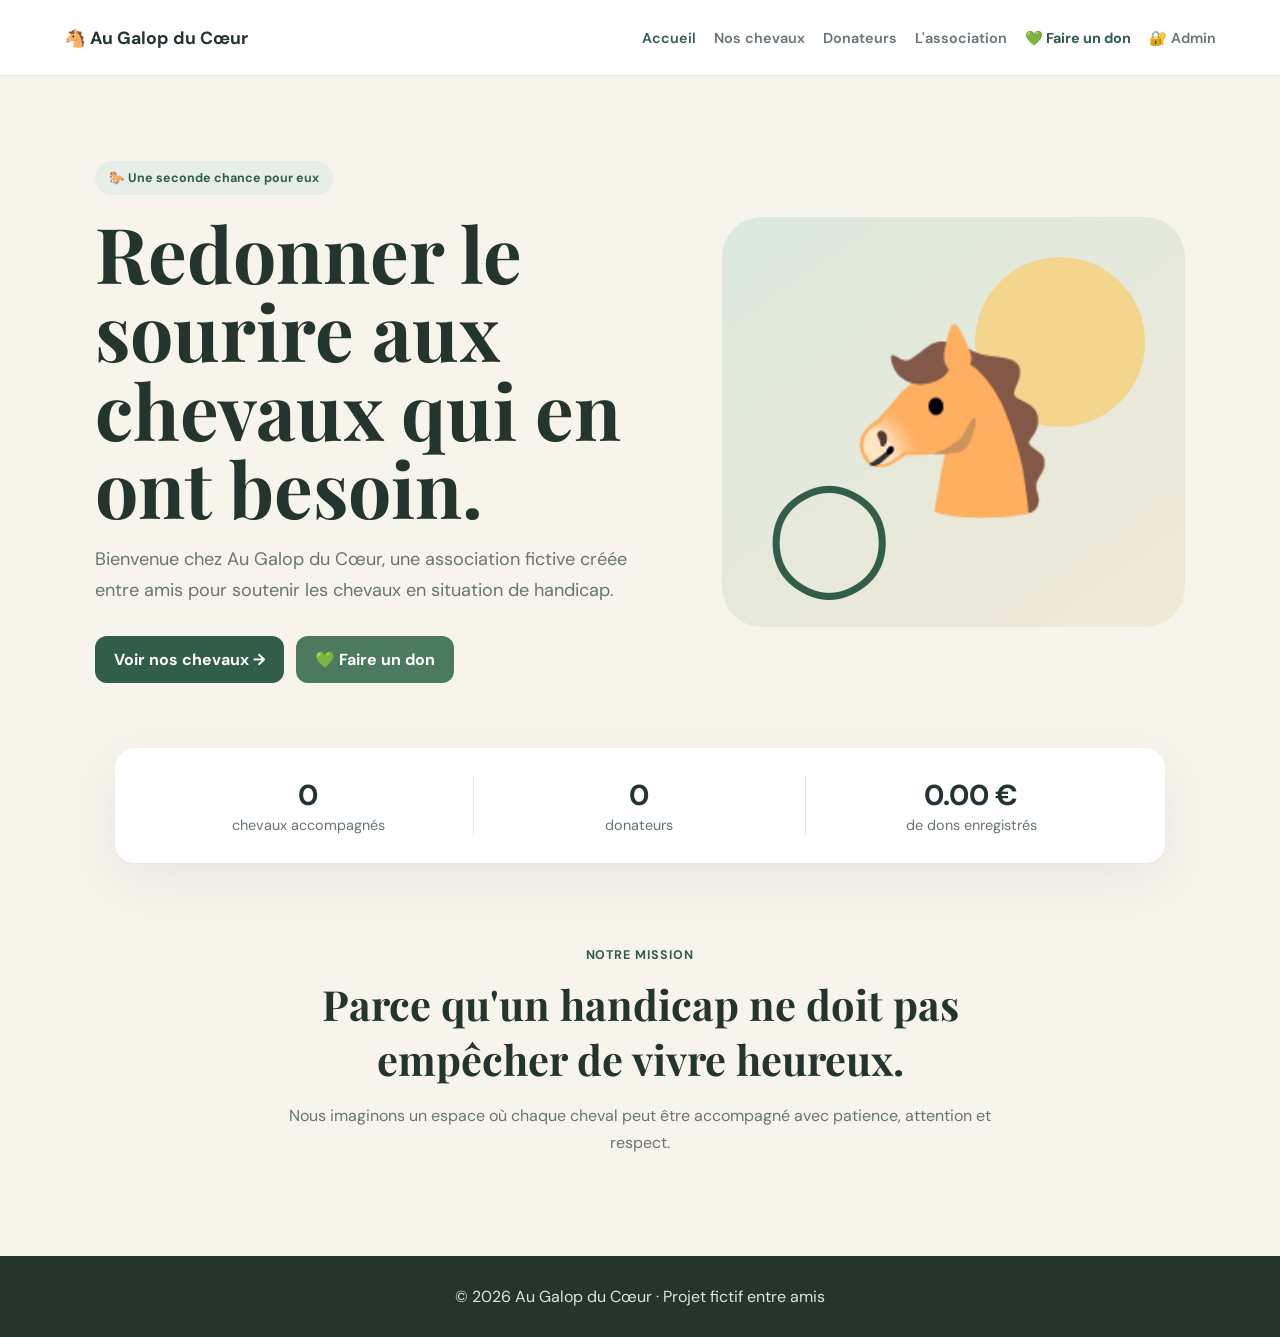
<file: index.html>
<!doctype html><html lang="fr"><head><meta charset="utf-8"><meta name="viewport" content="width=device-width,initial-scale=1"><title>Au Galop du Cœur</title><link rel="stylesheet" href="style.css"></head><body>
<header><a class="logo" href="index.html">🐴 <span>Au Galop du Cœur</span></a><nav><a class="active" href="index.html">Accueil</a><a href="chevaux.html">Nos chevaux</a><a href="dons.html">Donateurs</a><a href="asso.html">L'association</a><a class="don-link" href="don.html">💚 Faire un don</a><a href="admin.html">🔐 Admin</a></nav></header>
<main><section class="hero"><div><span class="pill">🐎 Une seconde chance pour eux</span><h1>Redonner le sourire aux chevaux qui en ont besoin.</h1><p>Bienvenue chez Au Galop du Cœur, une association fictive créée entre amis pour soutenir les chevaux en situation de handicap.</p><div class="actions"><a class="btn" href="chevaux.html">Voir nos chevaux →</a><a class="btn donate" href="don.html">💚 Faire un don</a></div></div><div class="illustration"><div class="sun"></div><div class="horse-art">🐴</div><div class="wheel">◯</div></div></section>
<section class="stats"><div><b id="horseCount">0</b><span>chevaux accompagnés</span></div><div><b id="donorCount">0</b><span>donateurs</span></div><div><b id="totalAmount">0 €</b><span>de dons enregistrés</span></div></section>
<section class="intro"><span class="eyebrow">NOTRE MISSION</span><h2>Parce qu'un handicap ne doit pas empêcher de vivre heureux.</h2><p>Nous imaginons un espace où chaque cheval peut être accompagné avec patience, attention et respect.</p></section></main><footer>© 2026 Au Galop du Cœur · Projet fictif entre amis</footer><script src="config.js"></script><script src="app.js"></script></body></html>
</file>
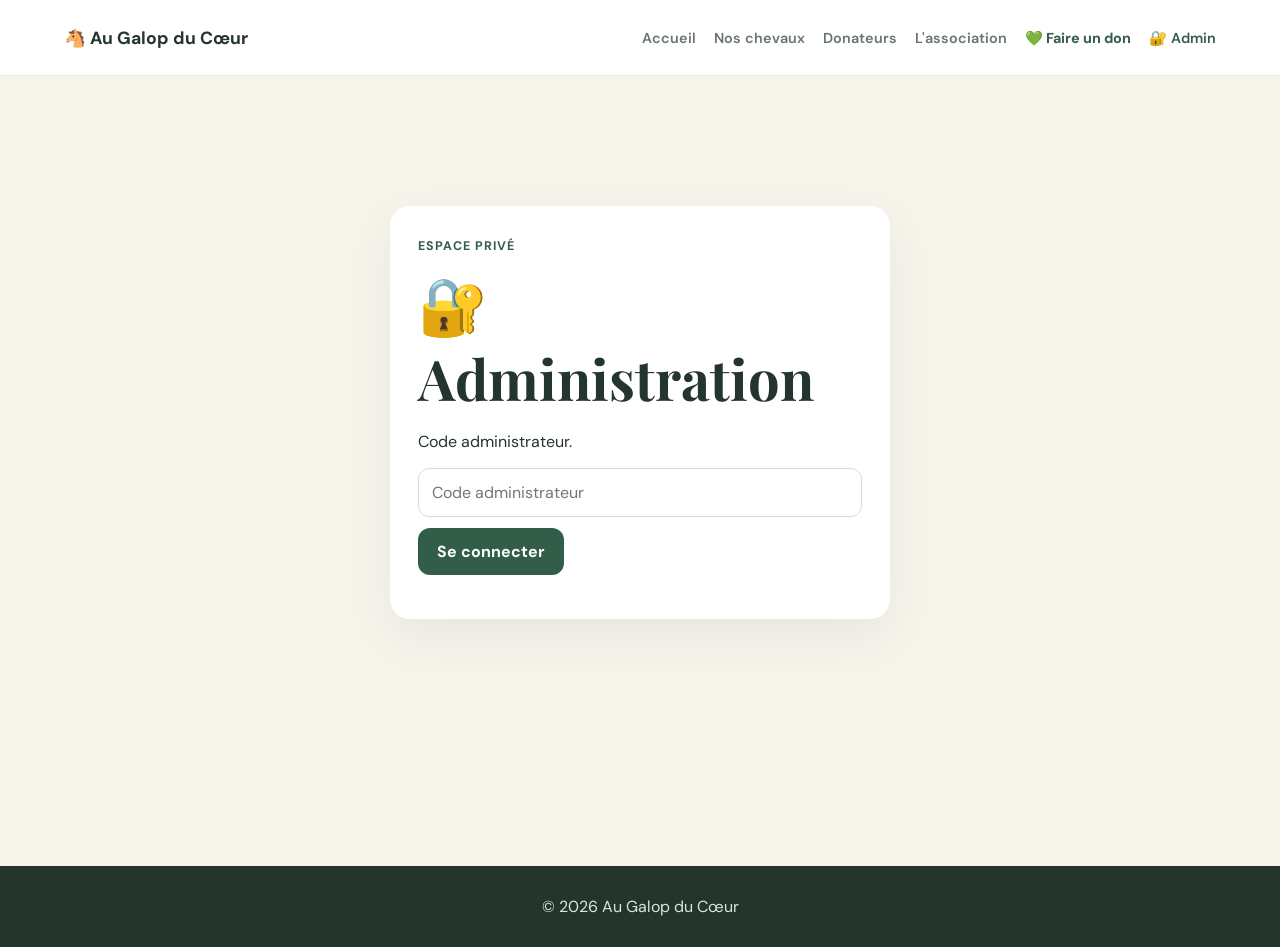
<file: admin.html>
<!doctype html><html lang="fr"><head><meta charset="utf-8"><meta name="viewport" content="width=device-width,initial-scale=1"><title>Admin · Au Galop du Cœur</title><link rel="stylesheet" href="style.css"></head><body><header><a class="logo" href="index.html">🐴 <span>Au Galop du Cœur</span></a><nav><a href="index.html">Accueil</a><a href="chevaux.html">Nos chevaux</a><a href="dons.html">Donateurs</a><a href="asso.html">L'association</a><a class="don-link" href="don.html">💚 Faire un don</a><a class="active" href="admin.html">🔐 Admin</a></nav></header>
<main class="page"><div id="login" class="login panel"><span class="eyebrow">ESPACE PRIVÉ</span><h1>🔐 Administration</h1><p>Code administrateur.</p><input id="code" type="password" placeholder="Code administrateur"><button class="btn" onclick="login()">Se connecter</button><p id="error" class="error"></p></div>
<div id="dashboard" hidden><div class="admin-head"><div><span class="eyebrow">TABLEAU DE BORD</span><h1>Bienvenue 👋</h1></div><button class="btn ghost" onclick="logout()">Se déconnecter</button></div>
<div class="admin-grid"><section class="panel"><h2>💰 Ajouter un don</h2><p>Tu peux ajouter manuellement un don et décider s'il apparaît dans le Top.</p><input id="donorName" placeholder="Nom du donateur"><input id="donorAmount" type="number" min="0.01" step=".01" placeholder="Montant (€), sans plafond"><label class="check"><input id="donorFeatured" type="checkbox"> ⭐ Afficher directement dans le Top</label><button class="btn" onclick="addDonor()">Ajouter le don</button><div id="adminDonors"></div></section>
<section class="panel"><h2>🐴 Ajouter un cheval</h2><p>Ajoute un nom et, si tu veux, une photo depuis ton appareil.</p><input id="horseName" placeholder="Nom du cheval"><input id="horsePhoto" type="file" accept="image/*"><button class="btn" onclick="addHorse()">Ajouter le cheval</button><div id="adminHorses"></div></section></div>
<div class="notice">🔐 Code de démonstration : <code>3945</code>. Pour un vrai site public, il faudra remplacer ce code JavaScript par Supabase Auth + RLS.</div></div></main><footer>© 2026 Au Galop du Cœur</footer><script src="config.js"></script><script src="app.js"></script></body></html>
</file>
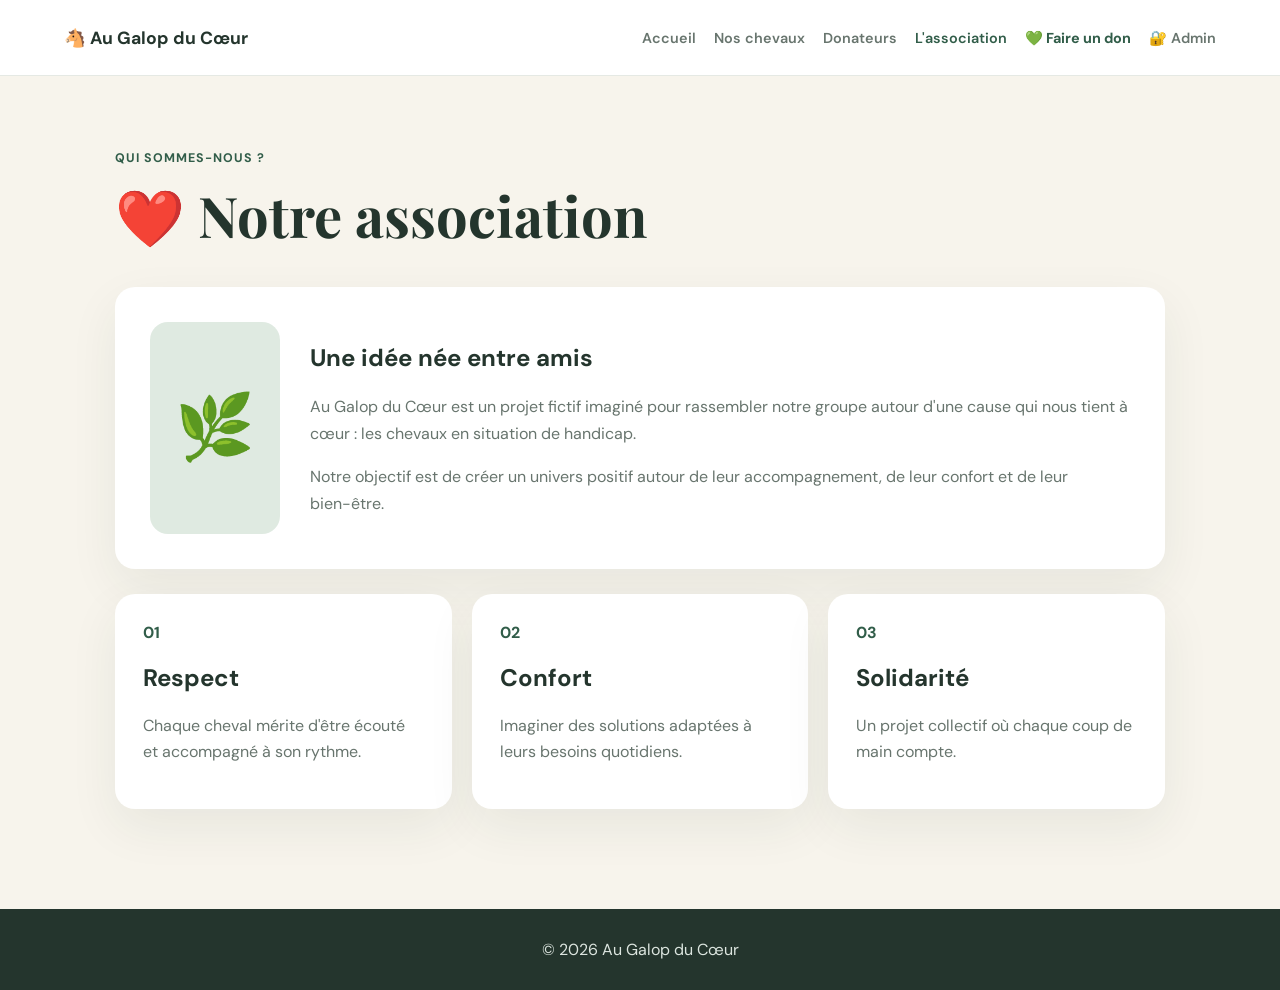
<file: asso.html>
<!doctype html><html lang="fr"><head><meta charset="utf-8"><meta name="viewport" content="width=device-width,initial-scale=1"><title>L'association · Au Galop du Cœur</title><link rel="stylesheet" href="style.css"></head><body><header><a class="logo" href="index.html">🐴 <span>Au Galop du Cœur</span></a><nav><a href="index.html">Accueil</a><a href="chevaux.html">Nos chevaux</a><a href="dons.html">Donateurs</a><a class="active" href="asso.html">L'association</a><a class="don-link" href="don.html">💚 Faire un don</a><a href="admin.html">🔐 Admin</a></nav></header><main class="page"><span class="eyebrow">QUI SOMMES-NOUS ?</span><h1>❤️ Notre association</h1><div class="story"><div class="story-icon">🌿</div><div><h2>Une idée née entre amis</h2><p>Au Galop du Cœur est un projet fictif imaginé pour rassembler notre groupe autour d'une cause qui nous tient à cœur : les chevaux en situation de handicap.</p><p>Notre objectif est de créer un univers positif autour de leur accompagnement, de leur confort et de leur bien-être.</p></div></div><div class="values"><article><b>01</b><h2>Respect</h2><p>Chaque cheval mérite d'être écouté et accompagné à son rythme.</p></article><article><b>02</b><h2>Confort</h2><p>Imaginer des solutions adaptées à leurs besoins quotidiens.</p></article><article><b>03</b><h2>Solidarité</h2><p>Un projet collectif où chaque coup de main compte.</p></article></div></main><footer>© 2026 Au Galop du Cœur</footer></body></html>
</file>
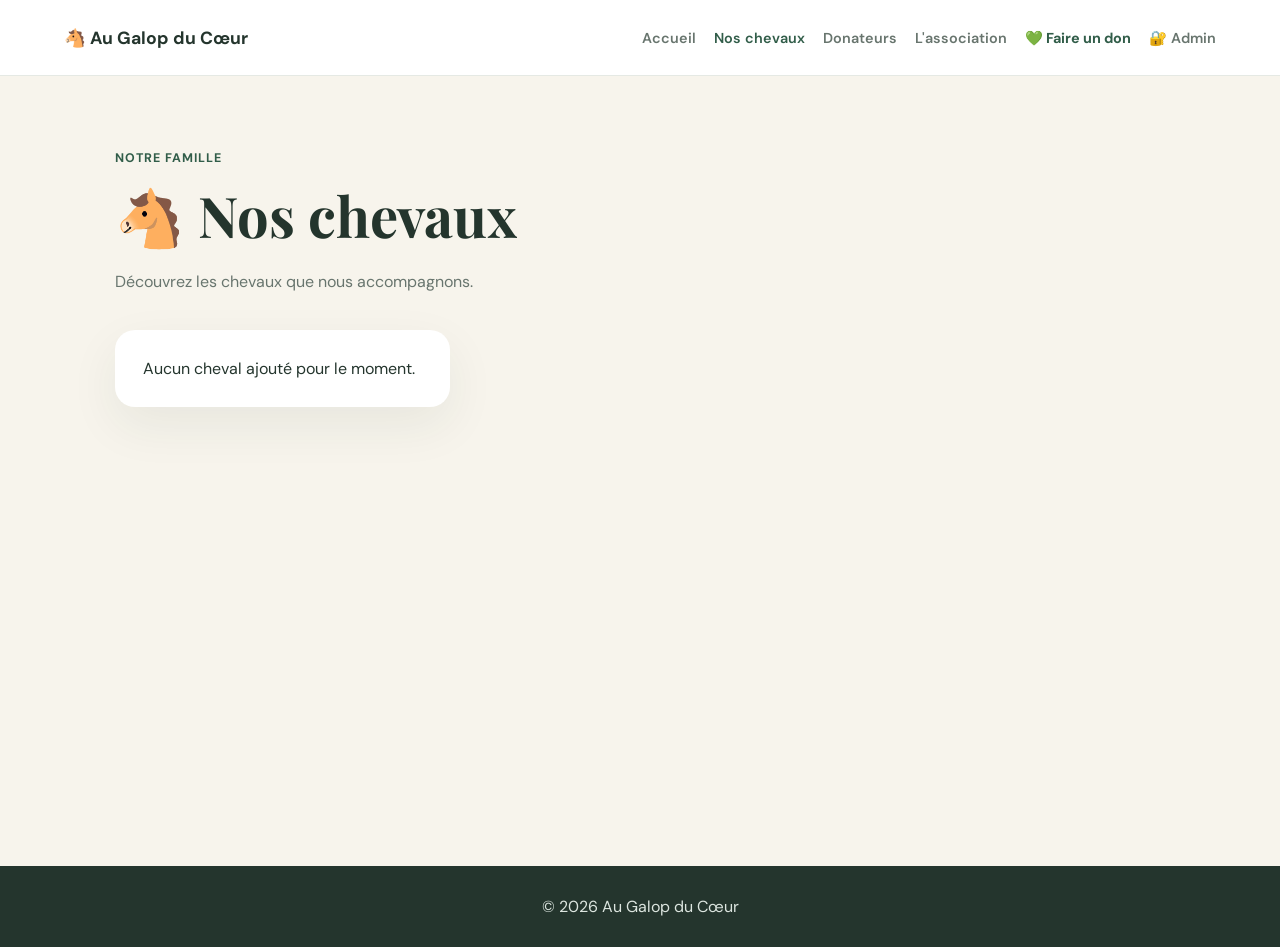
<file: chevaux.html>
<!doctype html><html lang="fr"><head><meta charset="utf-8"><meta name="viewport" content="width=device-width,initial-scale=1"><title>Nos chevaux · Au Galop du Cœur</title><link rel="stylesheet" href="style.css"></head><body><header><a class="logo" href="index.html">🐴 <span>Au Galop du Cœur</span></a><nav><a href="index.html">Accueil</a><a class="active" href="chevaux.html">Nos chevaux</a><a href="dons.html">Donateurs</a><a href="asso.html">L'association</a><a class="don-link" href="don.html">💚 Faire un don</a><a href="admin.html">🔐 Admin</a></nav></header><main class="page"><span class="eyebrow">NOTRE FAMILLE</span><h1>🐴 Nos chevaux</h1><p class="lead">Découvrez les chevaux que nous accompagnons.</p><div id="horses" class="grid"></div></main><footer>© 2026 Au Galop du Cœur</footer><script src="config.js"></script><script src="app.js"></script></body></html>
</file>
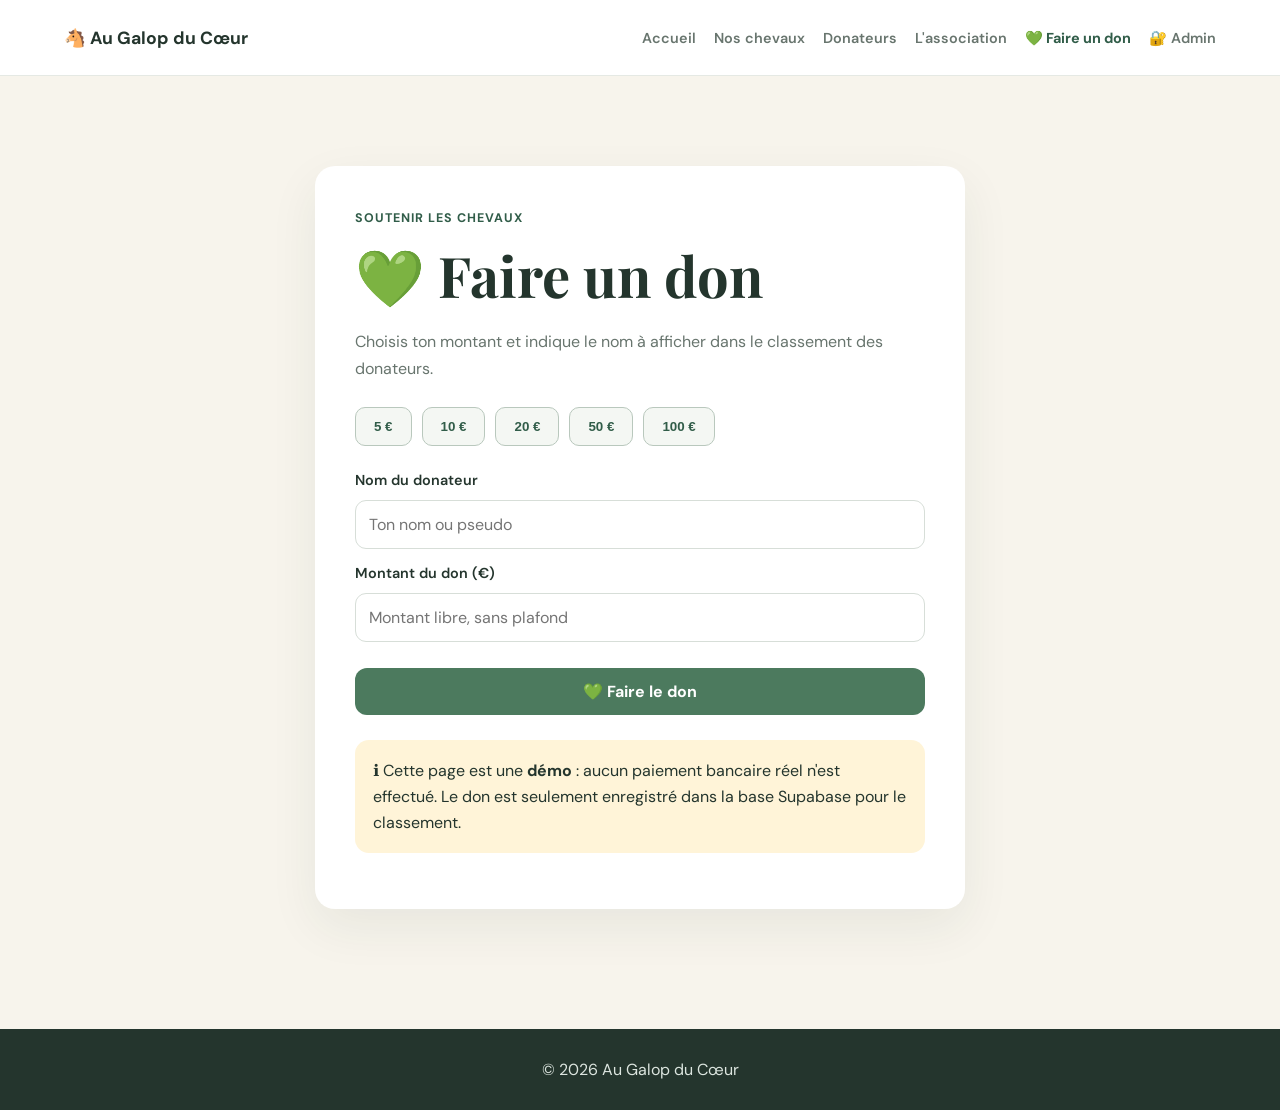
<file: don.html>
<!doctype html><html lang="fr"><head><meta charset="utf-8"><meta name="viewport" content="width=device-width,initial-scale=1"><title>Faire un don · Au Galop du Cœur</title><link rel="stylesheet" href="style.css"></head><body>
<header><a class="logo" href="index.html">🐴 <span>Au Galop du Cœur</span></a><nav><a href="index.html">Accueil</a><a href="chevaux.html">Nos chevaux</a><a href="dons.html">Donateurs</a><a href="asso.html">L'association</a><a class="active don-link" href="don.html">💚 Faire un don</a><a href="admin.html">🔐 Admin</a></nav></header>
<main class="page"><div class="don-card"><span class="eyebrow">SOUTENIR LES CHEVAUX</span><h1>💚 Faire un don</h1><p class="lead">Choisis ton montant et indique le nom à afficher dans le classement des donateurs.</p>
<div class="amounts"><button type="button" onclick="setAmount(5)">5 €</button><button type="button" onclick="setAmount(10)">10 €</button><button type="button" onclick="setAmount(20)">20 €</button><button type="button" onclick="setAmount(50)">50 €</button><button type="button" onclick="setAmount(100)">100 €</button></div>
<label>Nom du donateur</label><input id="publicDonorName" placeholder="Ton nom ou pseudo" maxlength="80">
<label>Montant du don (€)</label><input id="publicDonorAmount" type="number" min="0.01" step="0.01" inputmode="decimal" placeholder="Montant libre, sans plafond">
<button class="btn donate full" onclick="submitPublicDonation()">💚 Faire le don</button>
<p class="notice">ℹ️ Cette page est une <b>démo</b> : aucun paiement bancaire réel n'est effectué. Le don est seulement enregistré dans la base Supabase pour le classement.</p>
<p id="donMessage" class="success"></p></div></main><footer>© 2026 Au Galop du Cœur</footer><script src="config.js"></script><script src="app.js"></script></body></html>
</file>
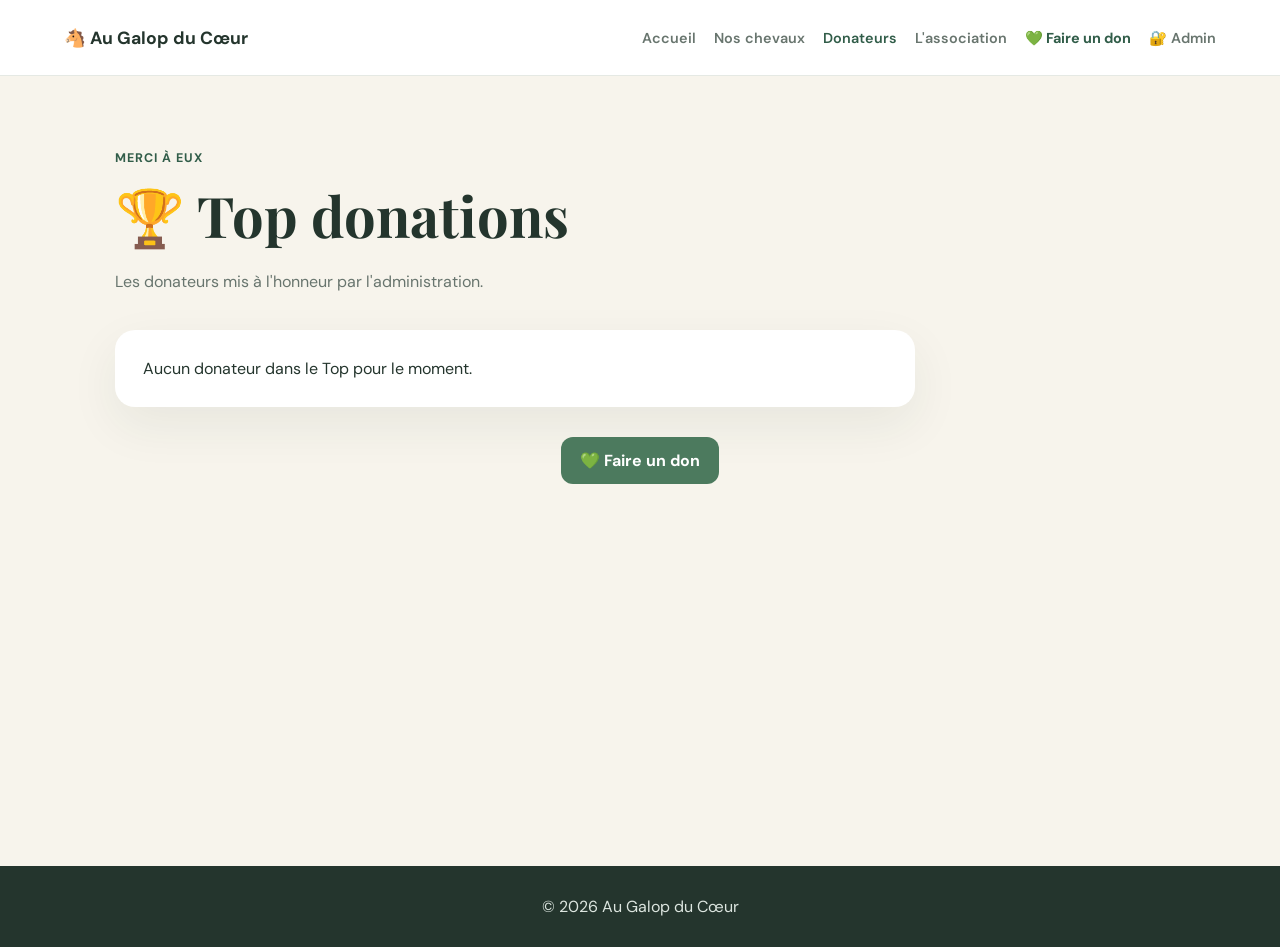
<file: dons.html>
<!doctype html><html lang="fr"><head><meta charset="utf-8"><meta name="viewport" content="width=device-width,initial-scale=1"><title>Donateurs · Au Galop du Cœur</title><link rel="stylesheet" href="style.css"></head><body><header><a class="logo" href="index.html">🐴 <span>Au Galop du Cœur</span></a><nav><a href="index.html">Accueil</a><a href="chevaux.html">Nos chevaux</a><a class="active" href="dons.html">Donateurs</a><a href="asso.html">L'association</a><a class="don-link" href="don.html">💚 Faire un don</a><a href="admin.html">🔐 Admin</a></nav></header><main class="page"><span class="eyebrow">MERCI À EUX</span><h1>🏆 Top donations</h1><p class="lead">Les donateurs mis à l'honneur par l'administration.</p><div id="donors" class="leaderboard"></div><p class="center"><a class="btn donate" href="don.html">💚 Faire un don</a></p></main><footer>© 2026 Au Galop du Cœur</footer><script src="config.js"></script><script src="app.js"></script></body></html>
</file>
<file: style.css>
@import url('https://fonts.googleapis.com/css2?family=DM+Sans:wght@400;500;600;700&family=Playfair+Display:wght@600;700&display=swap');:root{--ink:#24352d;--muted:#68756e;--cream:#f7f4ec;--paper:#fff;--green:#315d49;--light:#dfeae1;--line:#e5e9e4;--shadow:0 18px 50px #20382d12}*{box-sizing:border-box}body{margin:0;background:var(--cream);color:var(--ink);font-family:'DM Sans',system-ui,sans-serif}header{min-height:76px;background:#fff;display:flex;align-items:center;justify-content:space-between;padding:0 5%;position:sticky;top:0;z-index:10;border-bottom:1px solid var(--line)}.logo{font-weight:700;color:var(--ink);text-decoration:none;font-size:1.1rem}nav{display:flex;gap:18px;align-items:center;flex-wrap:wrap}nav a{color:var(--muted);text-decoration:none;font-weight:600;font-size:.9rem}nav a:hover,nav a.active{color:var(--green)}.don-link{color:var(--green)!important;font-weight:700!important}main{min-height:calc(100vh - 140px)}.hero{max-width:1150px;margin:auto;min-height:620px;padding:85px 30px;display:grid;grid-template-columns:1.1fr .9fr;gap:60px;align-items:center}.pill,.eyebrow{display:inline-block;color:var(--green);font-weight:700;letter-spacing:.08em;font-size:.78rem}.pill{background:#e6eee7;padding:9px 14px;border-radius:30px;letter-spacing:0}.hero h1,.page h1{font-family:'Playfair Display',serif}.hero h1{font-size:clamp(3.1rem,6vw,5.8rem);line-height:1.02;margin:18px 0}.hero p{color:var(--muted);font-size:1.13rem;line-height:1.7;max-width:620px}.actions{display:flex;gap:12px;margin-top:30px;flex-wrap:wrap}.btn{display:inline-block;border:0;border-radius:12px;background:var(--green);color:#fff;padding:13px 19px;font:inherit;font-weight:700;text-decoration:none;cursor:pointer}.btn.ghost{background:transparent;color:var(--green);border:1px solid #b9c8bd}.btn.donate{background:#4c7a5e}.btn.full{width:100%;margin-top:15px}.illustration{min-height:410px;background:linear-gradient(145deg,#dbe9dd,#f0e9d8);border-radius:40px;position:relative;display:grid;place-items:center;overflow:hidden}.sun{position:absolute;width:170px;height:170px;border-radius:50%;background:#f4d58e;right:40px;top:40px}.horse-art{font-size:11rem;z-index:1}.wheel{position:absolute;font-size:7rem;bottom:20px;left:45px;color:#315d49}.stats{max-width:1050px;margin:-20px auto 80px;background:#fff;border-radius:20px;padding:28px;display:grid;grid-template-columns:repeat(3,1fr);box-shadow:var(--shadow)}.stats div{text-align:center;border-right:1px solid var(--line)}.stats div:last-child{border:0}.stats b{display:block;font-size:1.8rem}.stats span{color:var(--muted);font-size:.9rem}.intro{max-width:800px;text-align:center;margin:0 auto 100px;padding:0 25px}.intro h2{font-family:'Playfair Display',serif;font-size:2.6rem;margin:12px 0}.intro p,.lead{color:var(--muted);line-height:1.7}.page{max-width:1100px;margin:auto;padding:70px 25px}.page h1{font-size:3.5rem;margin:10px 0}.grid{display:grid;grid-template-columns:repeat(3,1fr);gap:22px;margin-top:35px}.horse,.panel,.story,.values article,.don-card{background:#fff;border-radius:20px;box-shadow:var(--shadow)}.horse{overflow:hidden}.horse-img{height:230px;background:var(--light);display:grid;place-items:center;font-size:6rem;overflow:hidden}.horse-img img{width:100%;height:100%;object-fit:cover}.horse h2,.horse p{padding:0 22px}.horse p{color:var(--muted);padding-bottom:18px}.leaderboard{max-width:800px;margin-top:35px}.rank{display:grid;grid-template-columns:65px 1fr auto;align-items:center;gap:15px;background:#fff;margin:10px 0;padding:19px 22px;border-radius:15px;box-shadow:0 8px 25px #20382d08}.rank strong{color:var(--green)}.story{display:grid;grid-template-columns:130px 1fr;gap:30px;padding:35px;margin-top:35px}.story-icon{font-size:4rem;display:grid;place-items:center;background:var(--light);border-radius:18px}.story p{color:var(--muted);line-height:1.7}.values{display:grid;grid-template-columns:repeat(3,1fr);gap:20px;margin-top:25px}.values article{padding:28px}.values b{color:var(--green)}.values p{color:var(--muted);line-height:1.6}.login{max-width:500px;margin:60px auto}.panel{padding:28px}.panel input,.don-card input{display:block;width:100%;border:1px solid #d7ded8;border-radius:11px;padding:13px;margin:11px 0;font:inherit}.panel label,.don-card label{font-weight:600;font-size:.9rem;margin-top:15px;display:block}.check{display:flex!important;align-items:center;gap:8px}.check input{width:auto!important;margin:0!important}.error{color:#a33b3b}.success{color:#2f714b;font-weight:700}.admin-head{display:flex;justify-content:space-between;align-items:center;margin-bottom:30px}.admin-grid{display:grid;grid-template-columns:1fr 1fr;gap:22px}.admin-grid .panel p{color:var(--muted)}.row{display:flex;justify-content:space-between;align-items:center;gap:15px;padding:13px 0;border-bottom:1px solid var(--line)}.row-actions{display:flex;gap:7px;align-items:center}.row button{background:#a74646;border:0;color:white;border-radius:8px;padding:6px 9px;cursor:pointer}.row button.small{background:#315d49}.row button.small.on{background:#a27b31}.notice{margin-top:25px;background:#fff4d8;padding:18px;border-radius:14px;line-height:1.6}.don-card{max-width:650px;margin:20px auto;padding:40px}.amounts{display:flex;gap:10px;flex-wrap:wrap;margin:25px 0}.amounts button{border:1px solid #b9c8bd;background:#f4f7f3;color:var(--green);border-radius:10px;padding:11px 18px;font-weight:700;cursor:pointer}.amounts button:hover{background:var(--light)}.center{text-align:center;margin-top:30px}code{background:#eee4ce;padding:2px 5px;border-radius:4px}footer{text-align:center;background:var(--ink);color:#dce5df;padding:30px;margin-top:30px}@media(max-width:800px){header{height:auto;padding:16px 5%;gap:15px;flex-direction:column;align-items:flex-start}nav{gap:13px}.hero{grid-template-columns:1fr;padding-top:45px}.illustration{min-height:300px}.stats{margin:0 20px 60px;grid-template-columns:1fr;gap:20px}.stats div{border-right:0;border-bottom:1px solid var(--line);padding-bottom:15px}.grid,.admin-grid,.values{grid-template-columns:1fr}.page h1{font-size:2.6rem}.story{grid-template-columns:1fr}.story-icon{height:110px}.don-card{padding:28px 20px}.row{align-items:flex-start;flex-direction:column}.row-actions{width:100%;justify-content:flex-end}}
</file>
